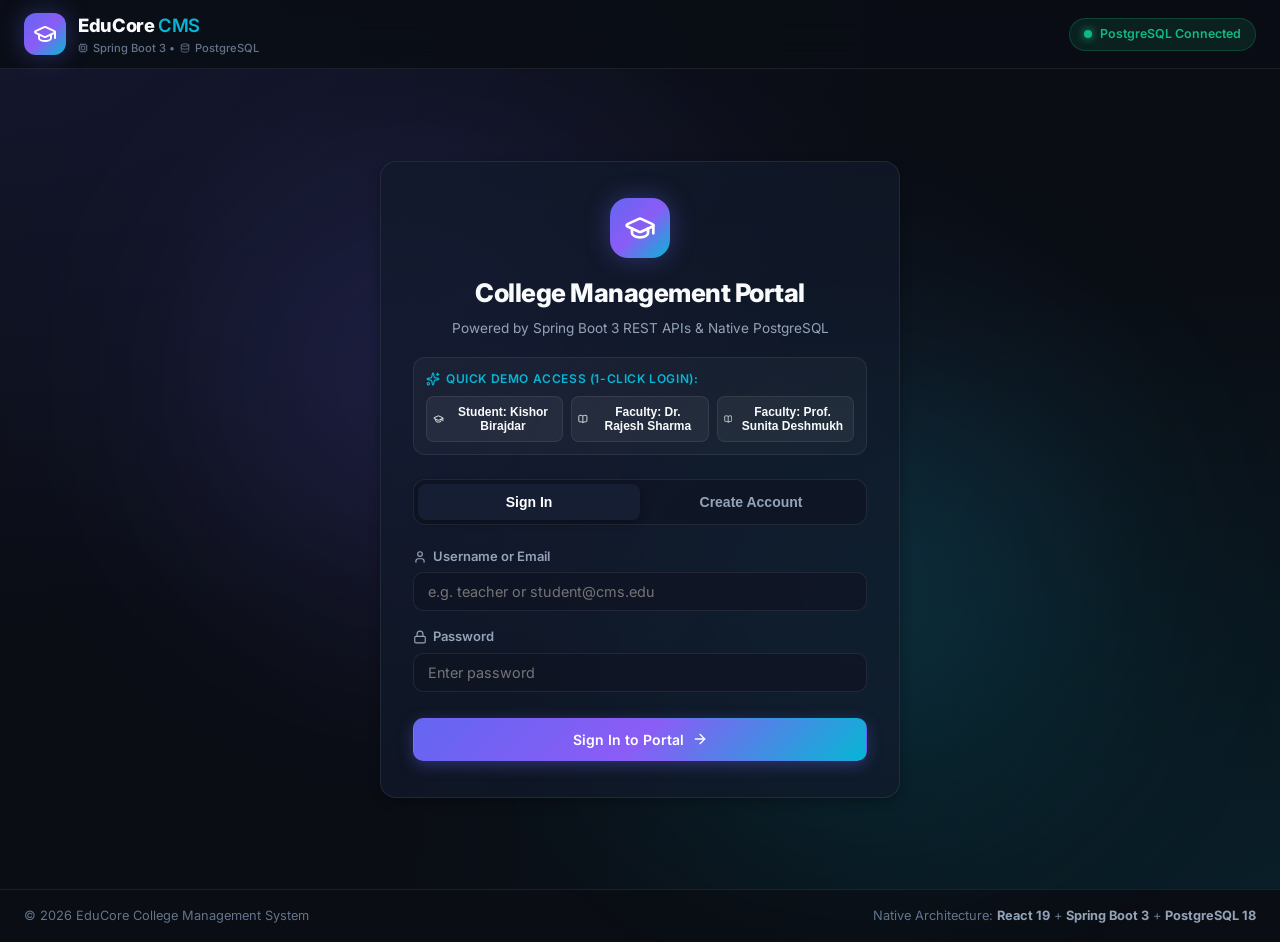
<file: src/main/resources/static/index.html>
<!doctype html>
<html lang="en">
  <head>
    <meta charset="UTF-8" />
    <link rel="icon" type="image/svg+xml" href="data:image/svg+xml,<svg xmlns='http://www.w3.org/2000/svg' viewBox='0 0 24 24' fill='%236366f1'><path d='M12 3L1 9l11 6 9-4.91V17h2V9L12 3zM5 13.18v4L12 21l7-3.82v-4L12 17l-7-3.82z'/></svg>" />
    <meta name="viewport" content="width=device-width, initial-scale=1.0" />
    <meta name="description" content="EduCore - Next Generation Full-Stack College Management System built with Spring Boot, PostgreSQL, and React." />
    <title>EduCore CMS | College Management Portal</title>
    <script type="module" crossorigin src="./assets/index-m4wcD70G.js"></script>
    <link rel="stylesheet" crossorigin href="./assets/index-Dz3lUjxo.css">
  </head>
  <body>
    <div id="root"></div>
  </body>
</html>
</file>
<file: src/main/resources/static/assets/index-Dz3lUjxo.css>
@import "https://fonts.googleapis.com/css2?family=Inter:wght@300;400;500;600;700;800&family=JetBrains+Mono:wght@400;500&display=swap";:root{--bg-primary:#0a0d14;--bg-secondary:#0f1523;--bg-card:#121a2bb3;--bg-card-hover:#19243cd9;--bg-surface:#151e32;--bg-elevated:#1b263f;--accent-primary:#6366f1;--accent-primary-hover:#4f46e5;--accent-secondary:#06b6d4;--accent-gradient:linear-gradient(135deg, #6366f1 0%, #8b5cf6 50%, #06b6d4 100%);--accent-glow:#6366f140;--status-success:#10b981;--status-success-bg:#10b9811f;--status-warning:#f59e0b;--status-warning-bg:#f59e0b1f;--status-danger:#ef4444;--status-danger-bg:#ef44441f;--status-info:#3b82f6;--status-info-bg:#3b82f61f;--text-main:#f8fafc;--text-secondary:#94a3b8;--text-muted:#64748b;--text-inverse:#0f172a;--border-subtle:#ffffff14;--border-medium:#ffffff24;--border-focus:#6366f1;--shadow-sm:0 2px 4px #0003;--shadow-md:0 4px 12px #0000004d;--shadow-lg:0 10px 30px #0006;--shadow-glow:0 0 25px #6366f159;--font-sans:"Inter", -apple-system, BlinkMacSystemFont, "Segoe UI", Roboto, sans-serif;--font-mono:"JetBrains Mono", monospace;--transition-fast:.15s ease;--transition-normal:.25s cubic-bezier(.16, 1, .3, 1)}*,:before,:after{box-sizing:border-box;margin:0;padding:0}body{font-family:var(--font-sans);background:var(--bg-primary);color:var(--text-main);-webkit-font-smoothing:antialiased;-moz-osx-font-smoothing:grayscale;background-image:radial-gradient(at 0 0,#6366f11f 0,#0000 50%),radial-gradient(at 100% 100%,#06b6d41a 0,#0000 50%),radial-gradient(#8b5cf60d 0,#0000 60%);background-attachment:fixed;min-height:100vh;line-height:1.5;overflow-x:hidden}#root{flex-direction:column;min-height:100vh;display:flex}.glass-panel{background:var(--bg-card);-webkit-backdrop-filter:blur(16px);border:1px solid var(--border-subtle);box-shadow:var(--shadow-md);transition:all var(--transition-normal);border-radius:16px}.glass-panel:hover{border-color:var(--border-medium)}.glass-panel-interactive:hover{box-shadow:var(--shadow-lg), var(--shadow-glow);transform:translateY(-2px)}.btn{font-family:var(--font-sans);cursor:pointer;transition:all var(--transition-normal);white-space:nowrap;border:1px solid #0000;border-radius:10px;justify-content:center;align-items:center;gap:8px;padding:10px 18px;font-size:.875rem;font-weight:600;text-decoration:none;display:inline-flex}.btn-primary{background:var(--accent-gradient);color:#fff;box-shadow:0 4px 15px #6366f159}.btn-primary:hover:not(:disabled){opacity:.95;transform:translateY(-1px);box-shadow:0 6px 20px #6366f173}.btn-primary:active:not(:disabled){transform:translateY(0)}.btn-secondary{color:var(--text-main);border-color:var(--border-subtle);background:#ffffff0f}.btn-secondary:hover:not(:disabled){border-color:var(--border-medium);background:#ffffff1a}.btn-success{background:var(--status-success);color:#fff}.btn-success:hover:not(:disabled){filter:brightness(1.1)}.btn-danger{background:var(--status-danger);color:#fff}.btn-danger:hover:not(:disabled){filter:brightness(1.1)}.btn:disabled{opacity:.5;cursor:not-allowed}.btn-sm{border-radius:8px;padding:6px 12px;font-size:.775rem}.form-group{text-align:left;flex-direction:column;gap:6px;margin-bottom:16px;display:flex}.form-label{color:var(--text-secondary);align-items:center;gap:6px;font-size:.8125rem;font-weight:600;display:flex}.form-input,.form-select,.form-textarea{border:1px solid var(--border-subtle);width:100%;color:var(--text-main);font-family:var(--font-sans);transition:all var(--transition-fast);background:#0f1523cc;border-radius:10px;outline:none;padding:10px 14px;font-size:.9rem}.form-input:focus,.form-select:focus,.form-textarea:focus{border-color:var(--accent-primary);background:#141c30f2;box-shadow:0 0 0 3px #6366f133}.form-select option{background:var(--bg-secondary);color:var(--text-main)}.form-textarea{resize:vertical;min-height:80px}.badge{text-transform:uppercase;letter-spacing:.04em;border-radius:20px;align-items:center;gap:6px;padding:4px 10px;font-size:.75rem;font-weight:600;display:inline-flex}.badge-success{background:var(--status-success-bg);color:var(--status-success);border:1px solid #10b98140}.badge-warning{background:var(--status-warning-bg);color:var(--status-warning);border:1px solid #f59e0b40}.badge-danger{background:var(--status-danger-bg);color:var(--status-danger);border:1px solid #ef444440}.badge-info{background:var(--status-info-bg);color:var(--status-info);border:1px solid #3b82f640}.badge-primary{color:#a5b4fc;background:#6366f126;border:1px solid #6366f14d}.table-container{border:1px solid var(--border-subtle);border-radius:12px;width:100%;overflow-x:auto}.custom-table{border-collapse:collapse;text-align:left;width:100%;font-size:.875rem}.custom-table th{color:var(--text-secondary);border-bottom:1px solid var(--border-subtle);white-space:nowrap;background:#0f1523d9;padding:12px 16px;font-weight:600}.custom-table td{border-bottom:1px solid var(--border-subtle);color:var(--text-main);padding:14px 16px}.custom-table tbody tr{transition:background var(--transition-fast)}.custom-table tbody tr:hover{background:#ffffff06}.custom-table tbody tr:last-child td{border-bottom:none}.modal-overlay{-webkit-backdrop-filter:blur(8px);backdrop-filter:blur(8px);z-index:1000;background:#000000b3;justify-content:center;align-items:center;padding:16px;animation:.2s ease-out fadeIn;display:flex;position:fixed;inset:0}.modal-content{background:var(--bg-secondary);border:1px solid var(--border-medium);width:100%;max-width:540px;max-height:90vh;box-shadow:var(--shadow-lg), var(--shadow-glow);border-radius:20px;padding:28px;animation:.25s cubic-bezier(.16,1,.3,1) scaleUp;overflow-y:auto}.modal-header{border-bottom:1px solid var(--border-subtle);justify-content:space-between;align-items:center;margin-bottom:20px;padding-bottom:12px;display:flex}.modal-title{color:var(--text-main);align-items:center;gap:10px;font-size:1.25rem;font-weight:700;display:flex}.modal-close-btn{color:var(--text-muted);cursor:pointer;transition:all var(--transition-fast);background:0 0;border:none;border-radius:8px;justify-content:center;align-items:center;padding:6px;display:flex}.modal-close-btn:hover{color:var(--text-main);background:#ffffff14}@keyframes fadeIn{0%{opacity:0}to{opacity:1}}@keyframes scaleUp{0%{opacity:0;transform:scale(.95)}to{opacity:1;transform:scale(1)}}::-webkit-scrollbar{width:8px;height:8px}::-webkit-scrollbar-track{background:var(--bg-primary)}::-webkit-scrollbar-thumb{background:var(--bg-elevated);border-radius:4px}::-webkit-scrollbar-thumb:hover{background:var(--accent-primary)}
</file>
